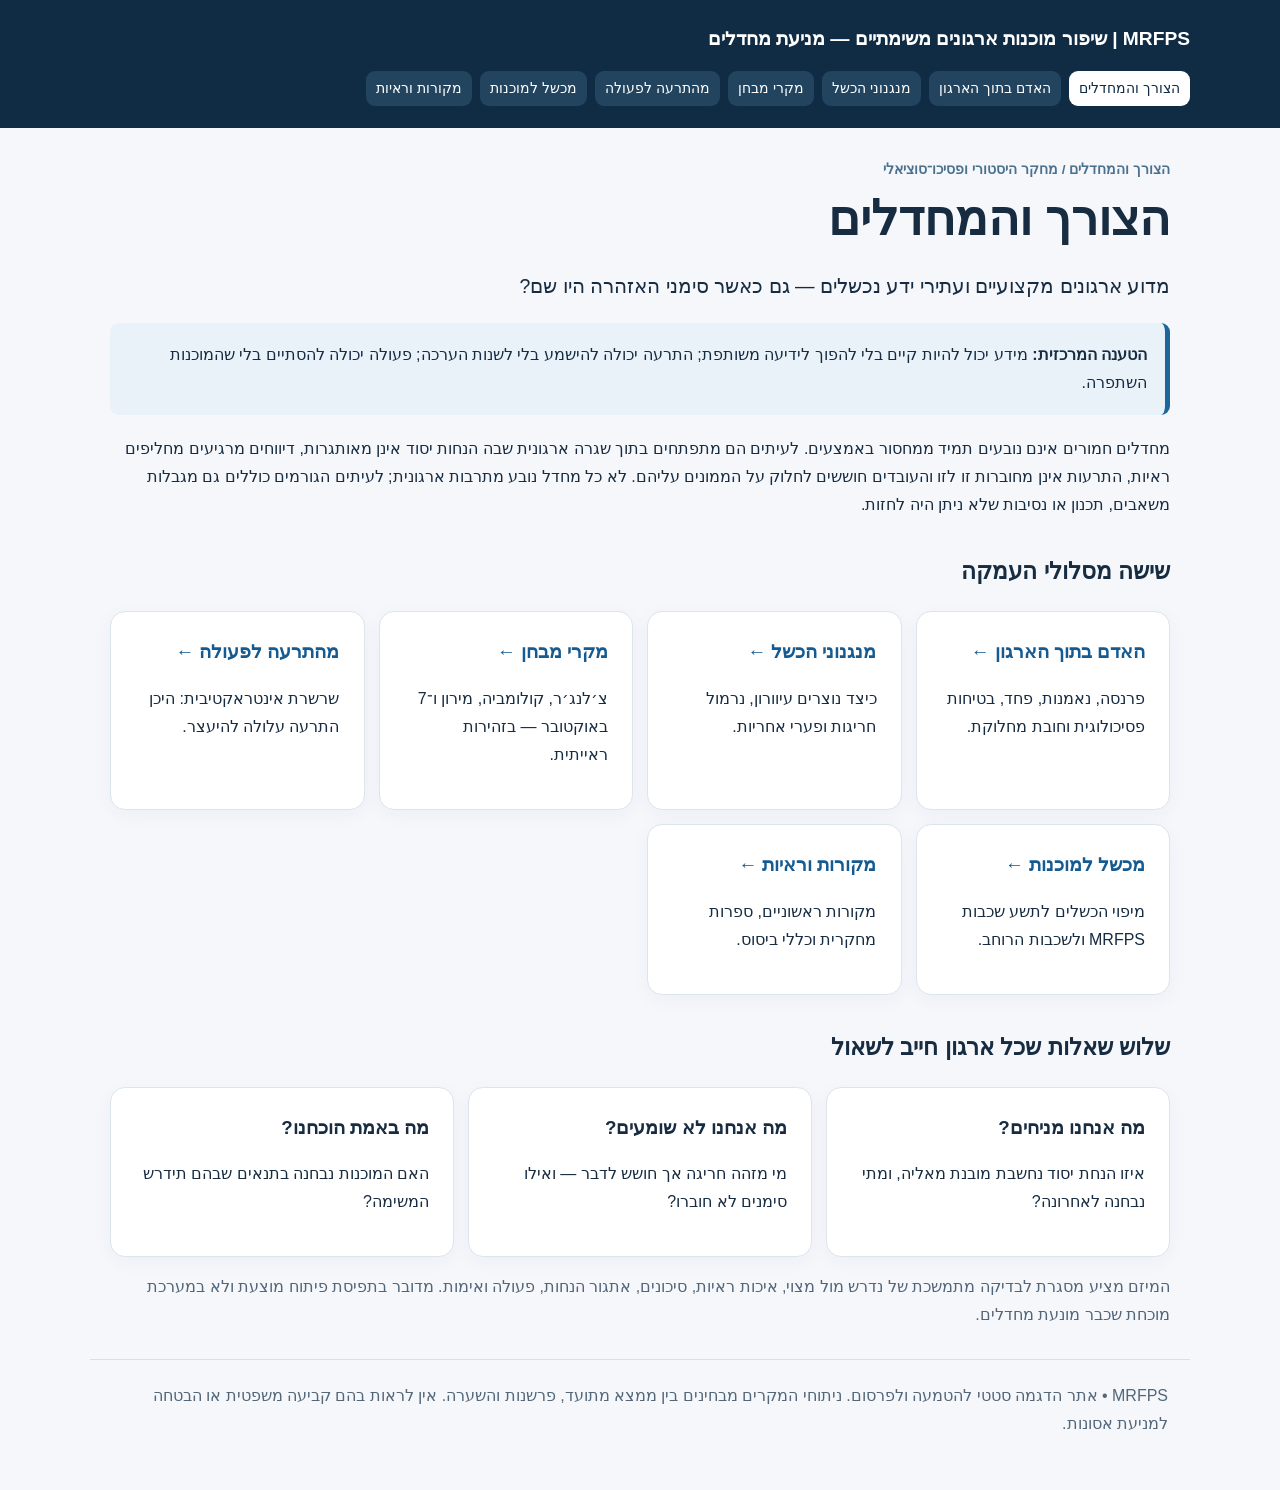
<file: index.html>
<!doctype html><html lang="he" dir="rtl"><head><meta charset="utf-8"><meta name="viewport" content="width=device-width,initial-scale=1"><meta name="description" content="MRFPS: מחקר על מחדלים, תרבות ארגונית ומוכנות משימתית"><title>הצורך והמחדלים | MRFPS</title><link rel="stylesheet" href="style.css"><script src="app.js" defer></script></head><body><header><a class="brand" href="index.html">MRFPS | שיפור מוכנות ארגונים משימתיים — מניעת מחדלים</a><nav aria-label="ניווט באתר"><a class="active" href="index.html">הצורך והמחדלים</a><a class="" href="human.html">האדם בתוך הארגון</a><a class="" href="mechanisms.html">מנגנוני הכשל</a><a class="" href="cases.html">מקרי מבחן</a><a class="" href="warnings.html">מהתרעה לפעולה</a><a class="" href="model.html">מכשל למוכנות</a><a class="" href="sources.html">מקורות וראיות</a></nav></header><main><div class="eyebrow">הצורך והמחדלים / מחקר היסטורי ופסיכו־סוציאלי</div><h1>הצורך והמחדלים</h1><p class="lead">מדוע ארגונים מקצועיים ועתירי ידע נכשלים — גם כאשר סימני האזהרה היו שם?</p><div class="callout"><strong>הטענה המרכזית:</strong> מידע יכול להיות קיים בלי להפוך לידיעה משותפת; התרעה יכולה להישמע בלי לשנות הערכה; פעולה יכולה להסתיים בלי שהמוכנות השתפרה.</div><p>מחדלים חמורים אינם נובעים תמיד ממחסור באמצעים. לעיתים הם מתפתחים בתוך שגרה ארגונית שבה הנחות יסוד אינן מאותגרות, דיווחים מרגיעים מחליפים ראיות, התרעות אינן מחוברות זו לזו והעובדים חוששים לחלוק על הממונים עליהם. לא כל מחדל נובע מתרבות ארגונית; לעיתים הגורמים כוללים גם מגבלות משאבים, תכנון או נסיבות שלא ניתן היה לחזות.</p><h2>שישה מסלולי העמקה</h2><div class="grid"><article class="tile"><h3><a href="human.html">האדם בתוך הארגון ←</a></h3><p>פרנסה, נאמנות, פחד, בטיחות פסיכולוגית וחובת מחלוקת.</p></article><article class="tile"><h3><a href="mechanisms.html">מנגנוני הכשל ←</a></h3><p>כיצד נוצרים עיוורון, נרמול חריגות ופערי אחריות.</p></article><article class="tile"><h3><a href="cases.html">מקרי מבחן ←</a></h3><p>צ׳לנג׳ר, קולומביה, מירון ו־7 באוקטובר — בזהירות ראייתית.</p></article><article class="tile"><h3><a href="warnings.html">מהתרעה לפעולה ←</a></h3><p>שרשרת אינטראקטיבית: היכן התרעה עלולה להיעצר.</p></article><article class="tile"><h3><a href="model.html">מכשל למוכנות ←</a></h3><p>מיפוי הכשלים לתשע שכבות MRFPS ולשכבות הרוחב.</p></article><article class="tile"><h3><a href="sources.html">מקורות וראיות ←</a></h3><p>מקורות ראשוניים, ספרות מחקרית וכללי ביסוס.</p></article></div><h2>שלוש שאלות שכל ארגון חייב לשאול</h2><div class="grid"><div class="tile"><h3>מה אנחנו מניחים?</h3><p>איזו הנחת יסוד נחשבת מובנת מאליה, ומתי נבחנה לאחרונה?</p></div><div class="tile"><h3>מה אנחנו לא שומעים?</h3><p>מי מזהה חריגה אך חושש לדבר — ואילו סימנים לא חוברו?</p></div><div class="tile"><h3>מה באמת הוכחנו?</h3><p>האם המוכנות נבחנה בתנאים שבהם תידרש המשימה?</p></div></div><p class="muted">המיזם מציע מסגרת לבדיקה מתמשכת של נדרש מול מצוי, איכות ראיות, סיכונים, אתגור הנחות, פעולה ואימות. מדובר בתפיסת פיתוח מוצעת ולא במערכת מוכחת שכבר מונעת מחדלים.</p></main><footer>MRFPS • אתר הדגמה סטטי להטמעה ולפרסום. ניתוחי המקרים מבחינים בין ממצא מתועד, פרשנות והשערה. אין לראות בהם קביעה משפטית או הבטחה למניעת אסונות.</footer></body></html>
</file>
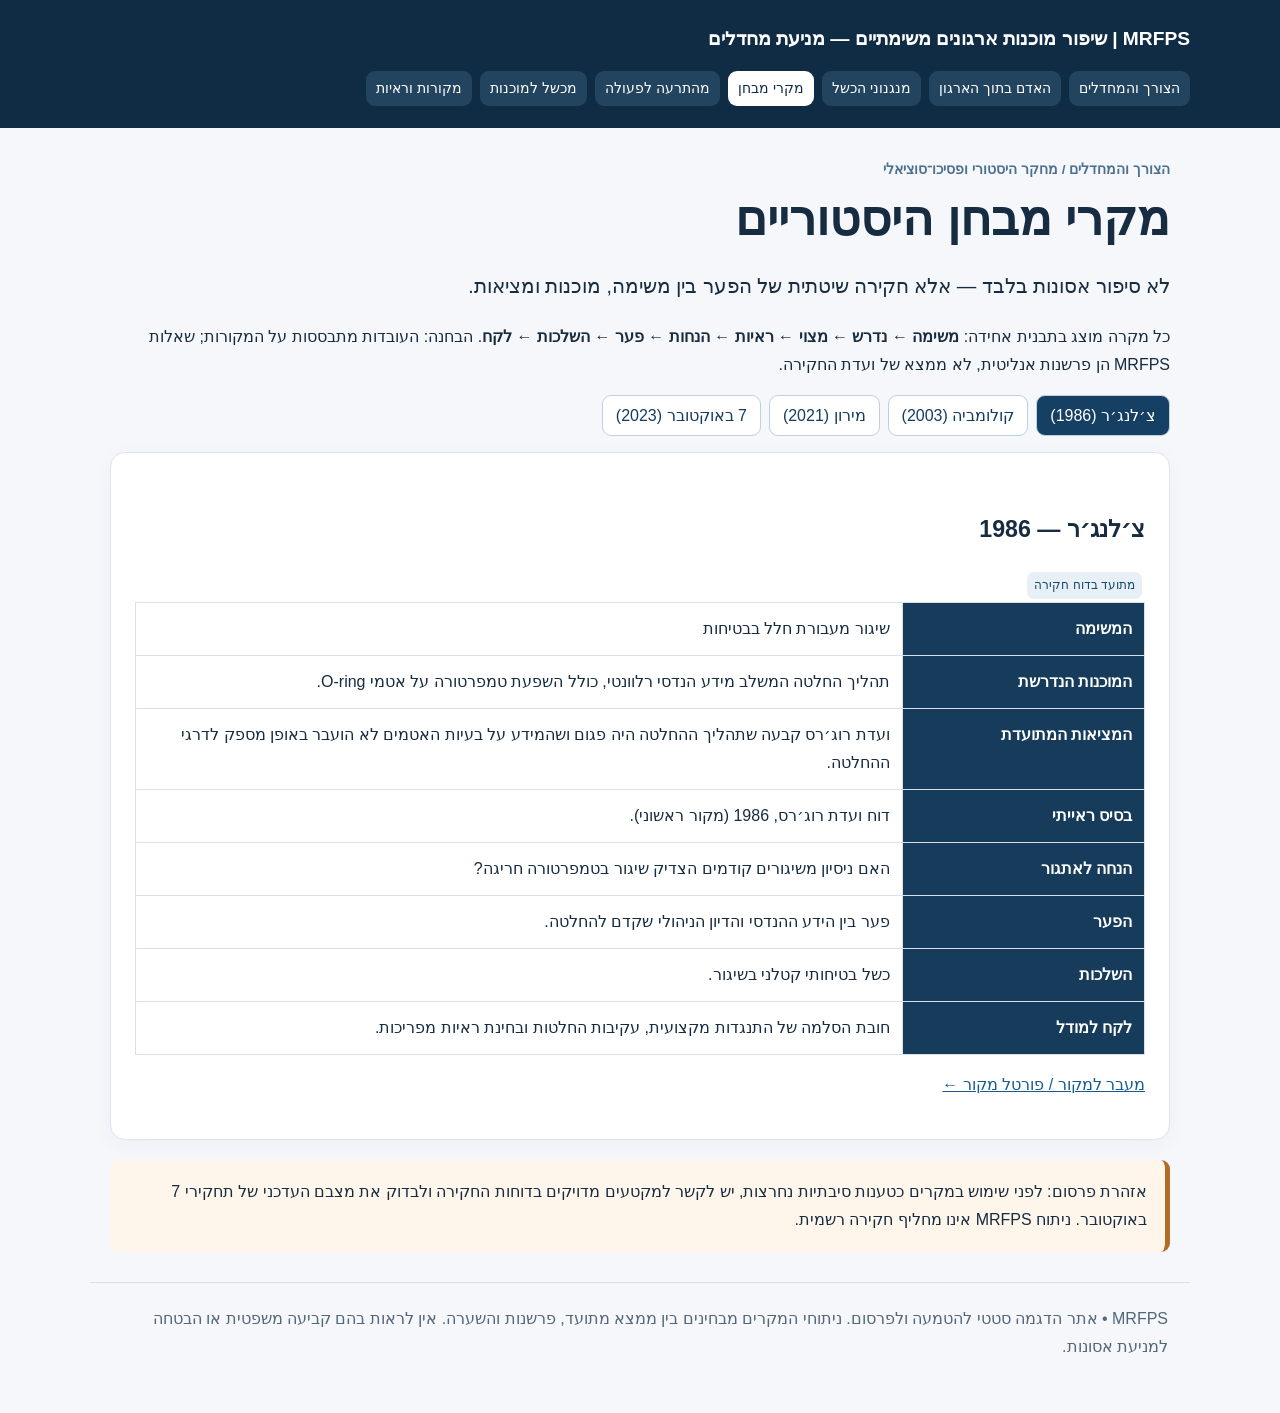
<file: cases.html>
<!doctype html><html lang="he" dir="rtl"><head><meta charset="utf-8"><meta name="viewport" content="width=device-width,initial-scale=1"><meta name="description" content="MRFPS: מחקר על מחדלים, תרבות ארגונית ומוכנות משימתית"><title>מקרי מבחן היסטוריים | MRFPS</title><link rel="stylesheet" href="style.css"><script src="app.js" defer></script></head><body><header><a class="brand" href="index.html">MRFPS | שיפור מוכנות ארגונים משימתיים — מניעת מחדלים</a><nav aria-label="ניווט באתר"><a class="" href="index.html">הצורך והמחדלים</a><a class="" href="human.html">האדם בתוך הארגון</a><a class="" href="mechanisms.html">מנגנוני הכשל</a><a class="active" href="cases.html">מקרי מבחן</a><a class="" href="warnings.html">מהתרעה לפעולה</a><a class="" href="model.html">מכשל למוכנות</a><a class="" href="sources.html">מקורות וראיות</a></nav></header><main><div class="eyebrow">הצורך והמחדלים / מחקר היסטורי ופסיכו־סוציאלי</div><h1>מקרי מבחן היסטוריים</h1><p class="lead">לא סיפור אסונות בלבד — אלא חקירה שיטתית של הפער בין משימה, מוכנות ומציאות.</p><p>כל מקרה מוצג בתבנית אחידה: <strong>משימה ← נדרש ← מצוי ← ראיות ← הנחות ← פער ← השלכות ← לקח</strong>. הבחנה: העובדות מתבססות על המקורות; שאלות MRFPS הן פרשנות אנליטית, לא ממצא של ועדת החקירה.</p><div class="toolbar"><button data-group="cases" onclick="activate('cases',0)">צ׳לנג׳ר (1986)</button><button data-group="cases" onclick="activate('cases',1)">קולומביה (2003)</button><button data-group="cases" onclick="activate('cases',2)">מירון (2021)</button><button data-group="cases" onclick="activate('cases',3)">7 באוקטובר (2023)</button></div><section class="panel" data-panel="cases"><h2>צ׳לנג׳ר — 1986</h2><span class="tag">מתועד בדוח חקירה</span><div class="scroll"><table><tbody><tr><th style="width:24%">המשימה</th><td>שיגור מעבורת חלל בבטיחות</td></tr><tr><th style="width:24%">המוכנות הנדרשת</th><td>תהליך החלטה המשלב מידע הנדסי רלוונטי, כולל השפעת טמפרטורה על אטמי O-ring.</td></tr><tr><th style="width:24%">המציאות המתועדת</th><td>ועדת רוג׳רס קבעה שתהליך ההחלטה היה פגום ושהמידע על בעיות האטמים לא הועבר באופן מספק לדרגי ההחלטה.</td></tr><tr><th style="width:24%">בסיס ראייתי</th><td>דוח ועדת רוג׳רס, 1986 (מקור ראשוני).</td></tr><tr><th style="width:24%">הנחה לאתגור</th><td>האם ניסיון משיגורים קודמים הצדיק שיגור בטמפרטורה חריגה?</td></tr><tr><th style="width:24%">הפער</th><td>פער בין הידע ההנדסי והדיון הניהולי שקדם להחלטה.</td></tr><tr><th style="width:24%">השלכות</th><td>כשל בטיחותי קטלני בשיגור.</td></tr><tr><th style="width:24%">לקח למודל</th><td>חובת הסלמה של התנגדות מקצועית, עקיבות החלטות ובחינת ראיות מפריכות.</td></tr></tbody></table></div><p><a href="https://sma.nasa.gov/SignificantIncidents/assets/rogers_commission_report.pdf" target="_blank" rel="noopener noreferrer">מעבר למקור / פורטל מקור ←</a></p></section><section class="panel" data-panel="cases"><h2>קולומביה — 2003</h2><span class="tag">מתועד בדוח חקירה</span><div class="scroll"><table><tbody><tr><th style="width:24%">המשימה</th><td>החזרת מעבורת וצוותה בבטיחות</td></tr><tr><th style="width:24%">המוכנות הנדרשת</th><td>הערכת נזק אפשרי למיגון התרמי ובירור חששות מקצועיים.</td></tr><tr><th style="width:24%">המציאות המתועדת</th><td>ועדת CAIB מצאה לצד הגורם הטכני גם כשלים ארגוניים, בהם נרמול חריגות וכשלים בתקשורת.</td></tr><tr><th style="width:24%">בסיס ראייתי</th><td>Columbia Accident Investigation Board, Report Vol. 1.</td></tr><tr><th style="width:24%">הנחה לאתגור</th><td>האם פגיעות קצף בעבר הוכיחו שהסיכון נסבל?</td></tr><tr><th style="width:24%">הפער</th><td>הערכת סיכון לא מספקת על רקע ניסיון עבר מרגיע.</td></tr><tr><th style="width:24%">השלכות</th><td>אובדן המעבורת וצוותה בעת החזרה.</td></tr><tr><th style="width:24%">לקח למודל</th><td>לא להפוך היעדר אסון קודם לראיה שהחריגה בטוחה.</td></tr></tbody></table></div><p><a href="https://sma.nasa.gov/sma-disciplines/accllp/columbia" target="_blank" rel="noopener noreferrer">מעבר למקור / פורטל מקור ←</a></p></section><section class="panel" data-panel="cases"><h2>מירון — 2021</h2><span class="tag">עובדות בסיסיות + שאלות ניתוח</span><div class="scroll"><table><tbody><tr><th style="width:24%">המשימה</th><td>קיום הילולה המונית תוך שמירה על בטיחות המשתתפים</td></tr><tr><th style="width:24%">המוכנות הנדרשת</th><td>אחריות כוללת, תכנון זרימת קהל, תיאום ובקרה אפקטיבית.</td></tr><tr><th style="width:24%">המציאות המתועדת</th><td>אסון שבו נהרגו 45 בני אדם; ועדת החקירה הממלכתית בחנה כשלים מתמשכים בניהול האירוע.</td></tr><tr><th style="width:24%">בסיס ראייתי</th><td>דוח ועדת החקירה הממלכתית לאסון מירון, 2024.</td></tr><tr><th style="width:24%">הנחה לאתגור</th><td>האם שגרת קיום האירוע שימשה תחליף לבדיקת סיכון עצמאית?</td></tr><tr><th style="width:24%">הפער</th><td>לבדיקה בדוח: פערי אחריות, תכנון, ניהול ובטיחות.</td></tr><tr><th style="width:24%">השלכות</th><td>45 הרוגים ופגיעות רבות נוספות.</td></tr><tr><th style="width:24%">לקח למודל</th><td>מיפוי בעלות על סיכונים, אחריות בין־גופית ואימות יכולת ניהול קהל.</td></tr></tbody></table></div><p><a href="https://www.gov.il/he/departments/publications/reports/state-commission-of-inquiry-mount-meron_reports_06032024" target="_blank" rel="noopener noreferrer">מעבר למקור / פורטל מקור ←</a></p></section><section class="panel" data-panel="cases"><h2>7 באוקטובר — 2023</h2><span class="tag">ניתוח המחייב הצלבת מקורות</span><div class="scroll"><table><tbody><tr><th style="width:24%">המשימה</th><td>הגנה על תושבי הנגב המערבי ומניעת חדירה המונית</td></tr><tr><th style="width:24%">המוכנות הנדרשת</th><td>הערכת איום מעודכנת, הגנה רב־שכבתית ויכולת תגובה לתרחישי קיצון.</td></tr><tr><th style="width:24%">המציאות המתועדת</th><td>ב־7 באוקטובר התרחשה מתקפת חמאס רחבת היקף והמערכת לא הצליחה להגן על יישובים רבים בזמן.</td></tr><tr><th style="width:24%">בסיס ראייתי</th><td>תחקירים צבאיים שפורסמו, דיווחים רשמיים ומסמכי בדיקה; יש להצליב ממצאים ספציפיים לפני פרסום.</td></tr><tr><th style="width:24%">הנחה לאתגור</th><td>אילו הנחות על כוונות ויכולות האויב דרשו אתגור?</td></tr><tr><th style="width:24%">הפער</th><td>ניתוח אפשרי: הפער בין תרחישי ההיערכות לבין אופי המתקפה; ייחוס אחריות פרטני דורש מקורות.</td></tr><tr><th style="width:24%">השלכות</th><td>רצח, חטיפות, פגיעה ביישובים ומלחמה.</td></tr><tr><th style="width:24%">לקח למודל</th><td>אתגור תרחישי ייחוס, בחינת התרעות סותרות, בדיקות קיצון ומוכנות מאומתת.</td></tr></tbody></table></div><p><a href="https://www.idf.il/" target="_blank" rel="noopener noreferrer">מעבר למקור / פורטל מקור ←</a></p></section><div class="callout warn">אזהרת פרסום: לפני שימוש במקרים כטענות סיבתיות נחרצות, יש לקשר למקטעים מדויקים בדוחות החקירה ולבדוק את מצבם העדכני של תחקירי 7 באוקטובר. ניתוח MRFPS אינו מחליף חקירה רשמית.</div></main><footer>MRFPS • אתר הדגמה סטטי להטמעה ולפרסום. ניתוחי המקרים מבחינים בין ממצא מתועד, פרשנות והשערה. אין לראות בהם קביעה משפטית או הבטחה למניעת אסונות.</footer></body></html>
</file>
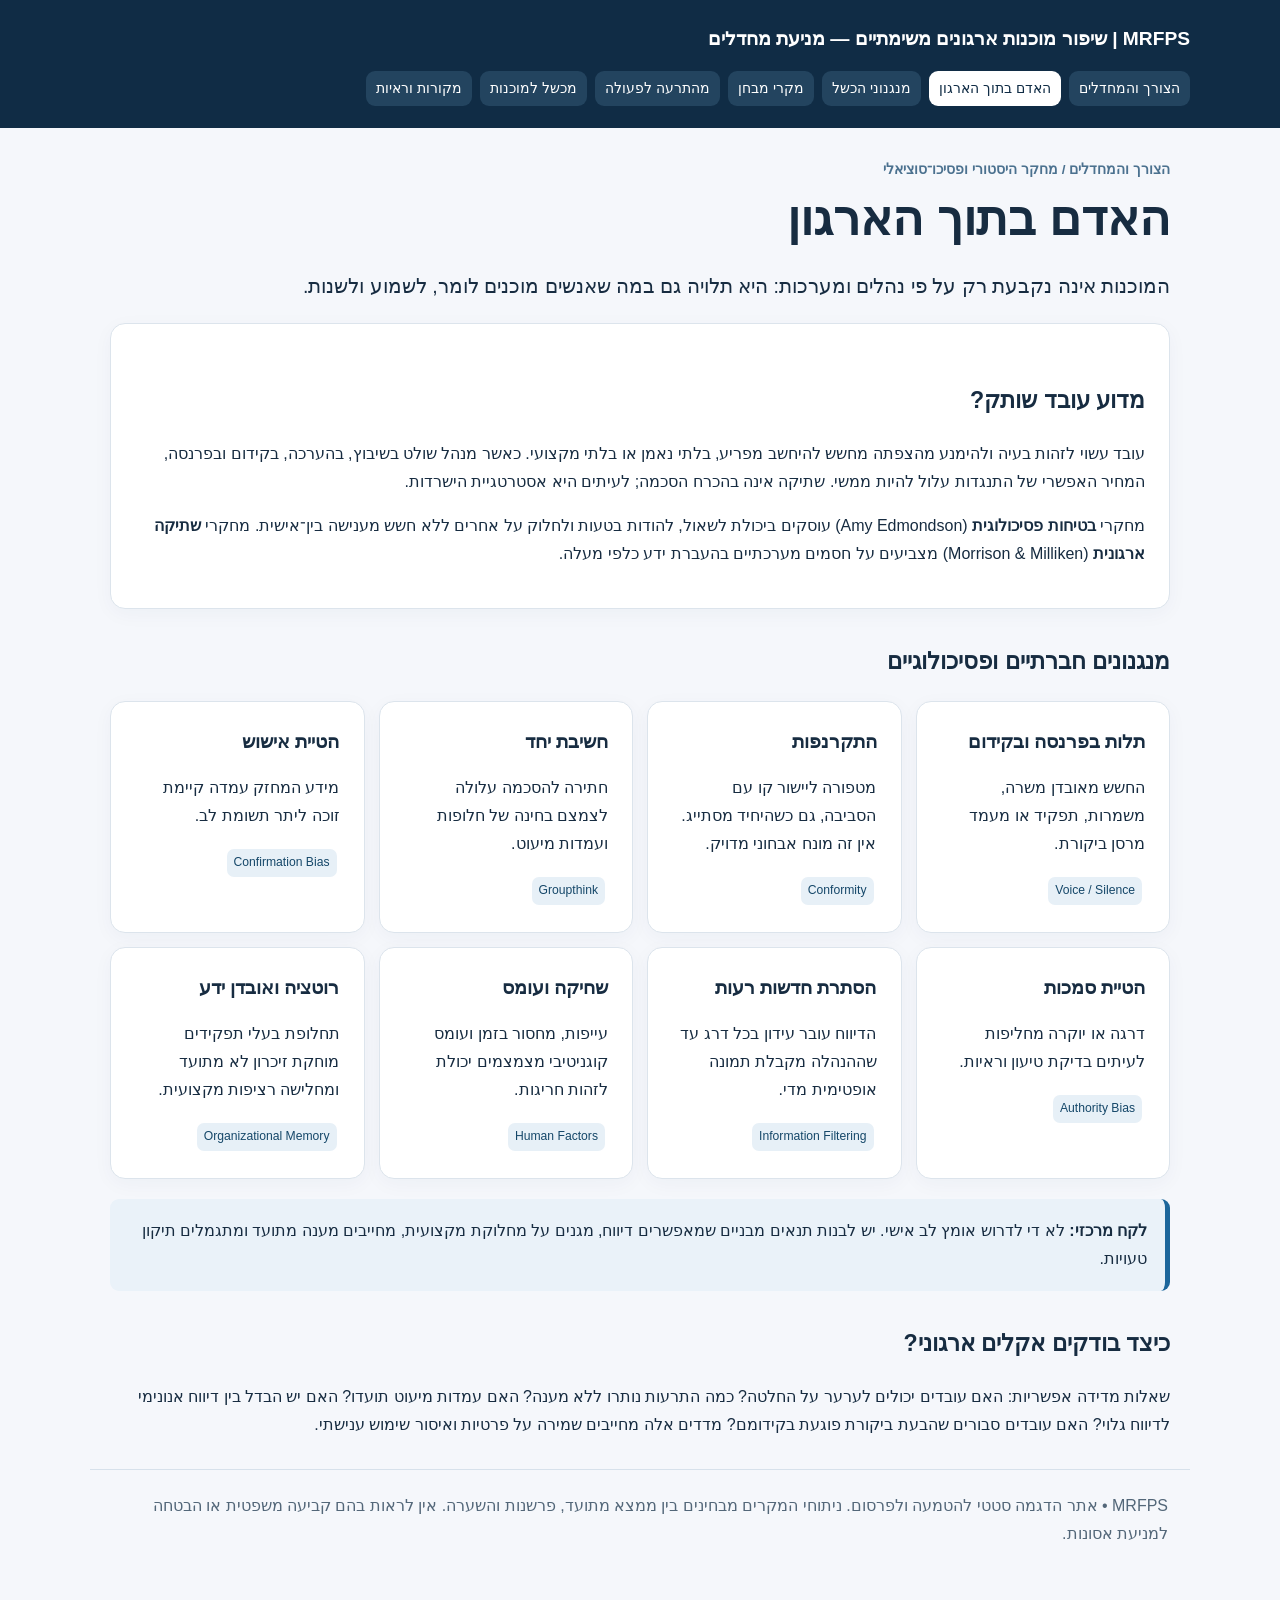
<file: human.html>
<!doctype html><html lang="he" dir="rtl"><head><meta charset="utf-8"><meta name="viewport" content="width=device-width,initial-scale=1"><meta name="description" content="MRFPS: מחקר על מחדלים, תרבות ארגונית ומוכנות משימתית"><title>האדם בתוך הארגון | MRFPS</title><link rel="stylesheet" href="style.css"><script src="app.js" defer></script></head><body><header><a class="brand" href="index.html">MRFPS | שיפור מוכנות ארגונים משימתיים — מניעת מחדלים</a><nav aria-label="ניווט באתר"><a class="" href="index.html">הצורך והמחדלים</a><a class="active" href="human.html">האדם בתוך הארגון</a><a class="" href="mechanisms.html">מנגנוני הכשל</a><a class="" href="cases.html">מקרי מבחן</a><a class="" href="warnings.html">מהתרעה לפעולה</a><a class="" href="model.html">מכשל למוכנות</a><a class="" href="sources.html">מקורות וראיות</a></nav></header><main><div class="eyebrow">הצורך והמחדלים / מחקר היסטורי ופסיכו־סוציאלי</div><h1>האדם בתוך הארגון</h1><p class="lead">המוכנות אינה נקבעת רק על פי נהלים ומערכות: היא תלויה גם במה שאנשים מוכנים לומר, לשמוע ולשנות.</p><section class="panel"><h2>מדוע עובד שותק?</h2><p>עובד עשוי לזהות בעיה ולהימנע מהצפתה מחשש להיחשב מפריע, בלתי נאמן או בלתי מקצועי. כאשר מנהל שולט בשיבוץ, בהערכה, בקידום ובפרנסה, המחיר האפשרי של התנגדות עלול להיות ממשי. שתיקה אינה בהכרח הסכמה; לעיתים היא אסטרטגיית הישרדות.</p><p>מחקרי <strong>בטיחות פסיכולוגית</strong> (Amy Edmondson) עוסקים ביכולת לשאול, להודות בטעות ולחלוק על אחרים ללא חשש מענישה בין־אישית. מחקרי <strong>שתיקה ארגונית</strong> (Morrison & Milliken) מצביעים על חסמים מערכתיים בהעברת ידע כלפי מעלה.</p></section><h2>מנגנונים חברתיים ופסיכולוגיים</h2><div class="grid"><div class="tile"><h3>תלות בפרנסה ובקידום</h3><p>החשש מאובדן משרה, משמרות, תפקיד או מעמד מרסן ביקורת.</p><span class="tag">Voice / Silence</span></div><div class="tile"><h3>התקרנפות</h3><p>מטפורה ליישור קו עם הסביבה, גם כשהיחיד מסתייג. אין זה מונח אבחוני מדויק.</p><span class="tag">Conformity</span></div><div class="tile"><h3>חשיבת יחד</h3><p>חתירה להסכמה עלולה לצמצם בחינה של חלופות ועמדות מיעוט.</p><span class="tag">Groupthink</span></div><div class="tile"><h3>הטיית אישוש</h3><p>מידע המחזק עמדה קיימת זוכה ליתר תשומת לב.</p><span class="tag">Confirmation Bias</span></div><div class="tile"><h3>הטיית סמכות</h3><p>דרגה או יוקרה מחליפות לעיתים בדיקת טיעון וראיות.</p><span class="tag">Authority Bias</span></div><div class="tile"><h3>הסתרת חדשות רעות</h3><p>הדיווח עובר עידון בכל דרג עד שההנהלה מקבלת תמונה אופטימית מדי.</p><span class="tag">Information Filtering</span></div><div class="tile"><h3>שחיקה ועומס</h3><p>עייפות, מחסור בזמן ועומס קוגניטיבי מצמצמים יכולת לזהות חריגות.</p><span class="tag">Human Factors</span></div><div class="tile"><h3>רוטציה ואובדן ידע</h3><p>תחלופת בעלי תפקידים מוחקת זיכרון לא מתועד ומחלישה רציפות מקצועית.</p><span class="tag">Organizational Memory</span></div></div><div class="callout"><strong>לקח מרכזי:</strong> לא די לדרוש אומץ לב אישי. יש לבנות תנאים מבניים שמאפשרים דיווח, מגנים על מחלוקת מקצועית, מחייבים מענה מתועד ומתגמלים תיקון טעויות.</div><h2>כיצד בודקים אקלים ארגוני?</h2><p>שאלות מדידה אפשריות: האם עובדים יכולים לערער על החלטה? כמה התרעות נותרו ללא מענה? האם עמדות מיעוט תועדו? האם יש הבדל בין דיווח אנונימי לדיווח גלוי? האם עובדים סבורים שהבעת ביקורת פוגעת בקידומם? מדדים אלה מחייבים שמירה על פרטיות ואיסור שימוש ענישתי.</p></main><footer>MRFPS • אתר הדגמה סטטי להטמעה ולפרסום. ניתוחי המקרים מבחינים בין ממצא מתועד, פרשנות והשערה. אין לראות בהם קביעה משפטית או הבטחה למניעת אסונות.</footer></body></html>
</file>
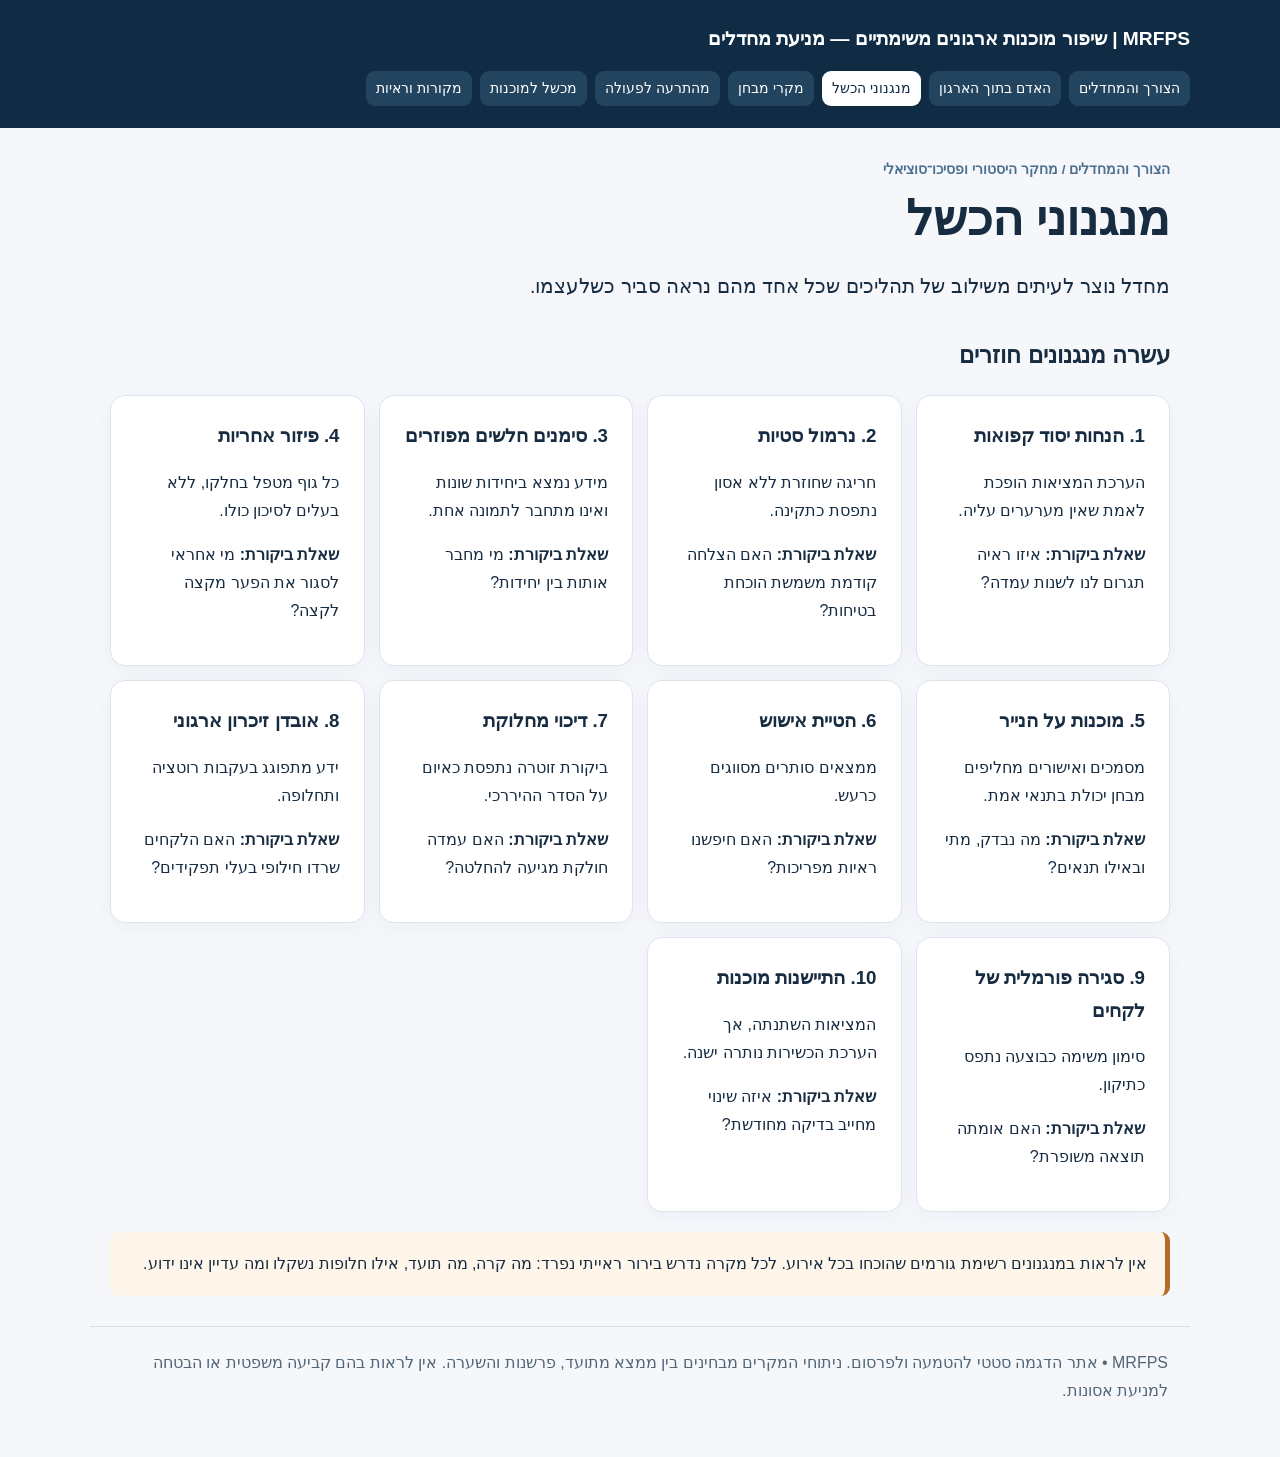
<file: mechanisms.html>
<!doctype html><html lang="he" dir="rtl"><head><meta charset="utf-8"><meta name="viewport" content="width=device-width,initial-scale=1"><meta name="description" content="MRFPS: מחקר על מחדלים, תרבות ארגונית ומוכנות משימתית"><title>מנגנוני הכשל | MRFPS</title><link rel="stylesheet" href="style.css"><script src="app.js" defer></script></head><body><header><a class="brand" href="index.html">MRFPS | שיפור מוכנות ארגונים משימתיים — מניעת מחדלים</a><nav aria-label="ניווט באתר"><a class="" href="index.html">הצורך והמחדלים</a><a class="" href="human.html">האדם בתוך הארגון</a><a class="active" href="mechanisms.html">מנגנוני הכשל</a><a class="" href="cases.html">מקרי מבחן</a><a class="" href="warnings.html">מהתרעה לפעולה</a><a class="" href="model.html">מכשל למוכנות</a><a class="" href="sources.html">מקורות וראיות</a></nav></header><main><div class="eyebrow">הצורך והמחדלים / מחקר היסטורי ופסיכו־סוציאלי</div><h1>מנגנוני הכשל</h1><p class="lead">מחדל נוצר לעיתים משילוב של תהליכים שכל אחד מהם נראה סביר כשלעצמו.</p><h2>עשרה מנגנונים חוזרים</h2><div class="grid"><article class="tile"><h3>1. הנחות יסוד קפואות</h3><p>הערכת המציאות הופכת לאמת שאין מערערים עליה.</p><p><strong>שאלת ביקורת:</strong> איזו ראיה תגרום לנו לשנות עמדה?</p></article><article class="tile"><h3>2. נרמול סטיות</h3><p>חריגה שחוזרת ללא אסון נתפסת כתקינה.</p><p><strong>שאלת ביקורת:</strong> האם הצלחה קודמת משמשת הוכחת בטיחות?</p></article><article class="tile"><h3>3. סימנים חלשים מפוזרים</h3><p>מידע נמצא ביחידות שונות ואינו מתחבר לתמונה אחת.</p><p><strong>שאלת ביקורת:</strong> מי מחבר אותות בין יחידות?</p></article><article class="tile"><h3>4. פיזור אחריות</h3><p>כל גוף מטפל בחלקו, ללא בעלים לסיכון כולו.</p><p><strong>שאלת ביקורת:</strong> מי אחראי לסגור את הפער מקצה לקצה?</p></article><article class="tile"><h3>5. מוכנות על הנייר</h3><p>מסמכים ואישורים מחליפים מבחן יכולת בתנאי אמת.</p><p><strong>שאלת ביקורת:</strong> מה נבדק, מתי ובאילו תנאים?</p></article><article class="tile"><h3>6. הטיית אישוש</h3><p>ממצאים סותרים מסווגים כרעש.</p><p><strong>שאלת ביקורת:</strong> האם חיפשנו ראיות מפריכות?</p></article><article class="tile"><h3>7. דיכוי מחלוקת</h3><p>ביקורת זוטרה נתפסת כאיום על הסדר ההיררכי.</p><p><strong>שאלת ביקורת:</strong> האם עמדה חולקת מגיעה להחלטה?</p></article><article class="tile"><h3>8. אובדן זיכרון ארגוני</h3><p>ידע מתפוגג בעקבות רוטציה ותחלופה.</p><p><strong>שאלת ביקורת:</strong> האם הלקחים שרדו חילופי בעלי תפקידים?</p></article><article class="tile"><h3>9. סגירה פורמלית של לקחים</h3><p>סימון משימה כבוצעה נתפס כתיקון.</p><p><strong>שאלת ביקורת:</strong> האם אומתה תוצאה משופרת?</p></article><article class="tile"><h3>10. התיישנות מוכנות</h3><p>המציאות השתנתה, אך הערכת הכשירות נותרה ישנה.</p><p><strong>שאלת ביקורת:</strong> איזה שינוי מחייב בדיקה מחודשת?</p></article></div><div class="callout warn">אין לראות במנגנונים רשימת גורמים שהוכחו בכל אירוע. לכל מקרה נדרש בירור ראייתי נפרד: מה קרה, מה תועד, אילו חלופות נשקלו ומה עדיין אינו ידוע.</div></main><footer>MRFPS • אתר הדגמה סטטי להטמעה ולפרסום. ניתוחי המקרים מבחינים בין ממצא מתועד, פרשנות והשערה. אין לראות בהם קביעה משפטית או הבטחה למניעת אסונות.</footer></body></html>
</file>
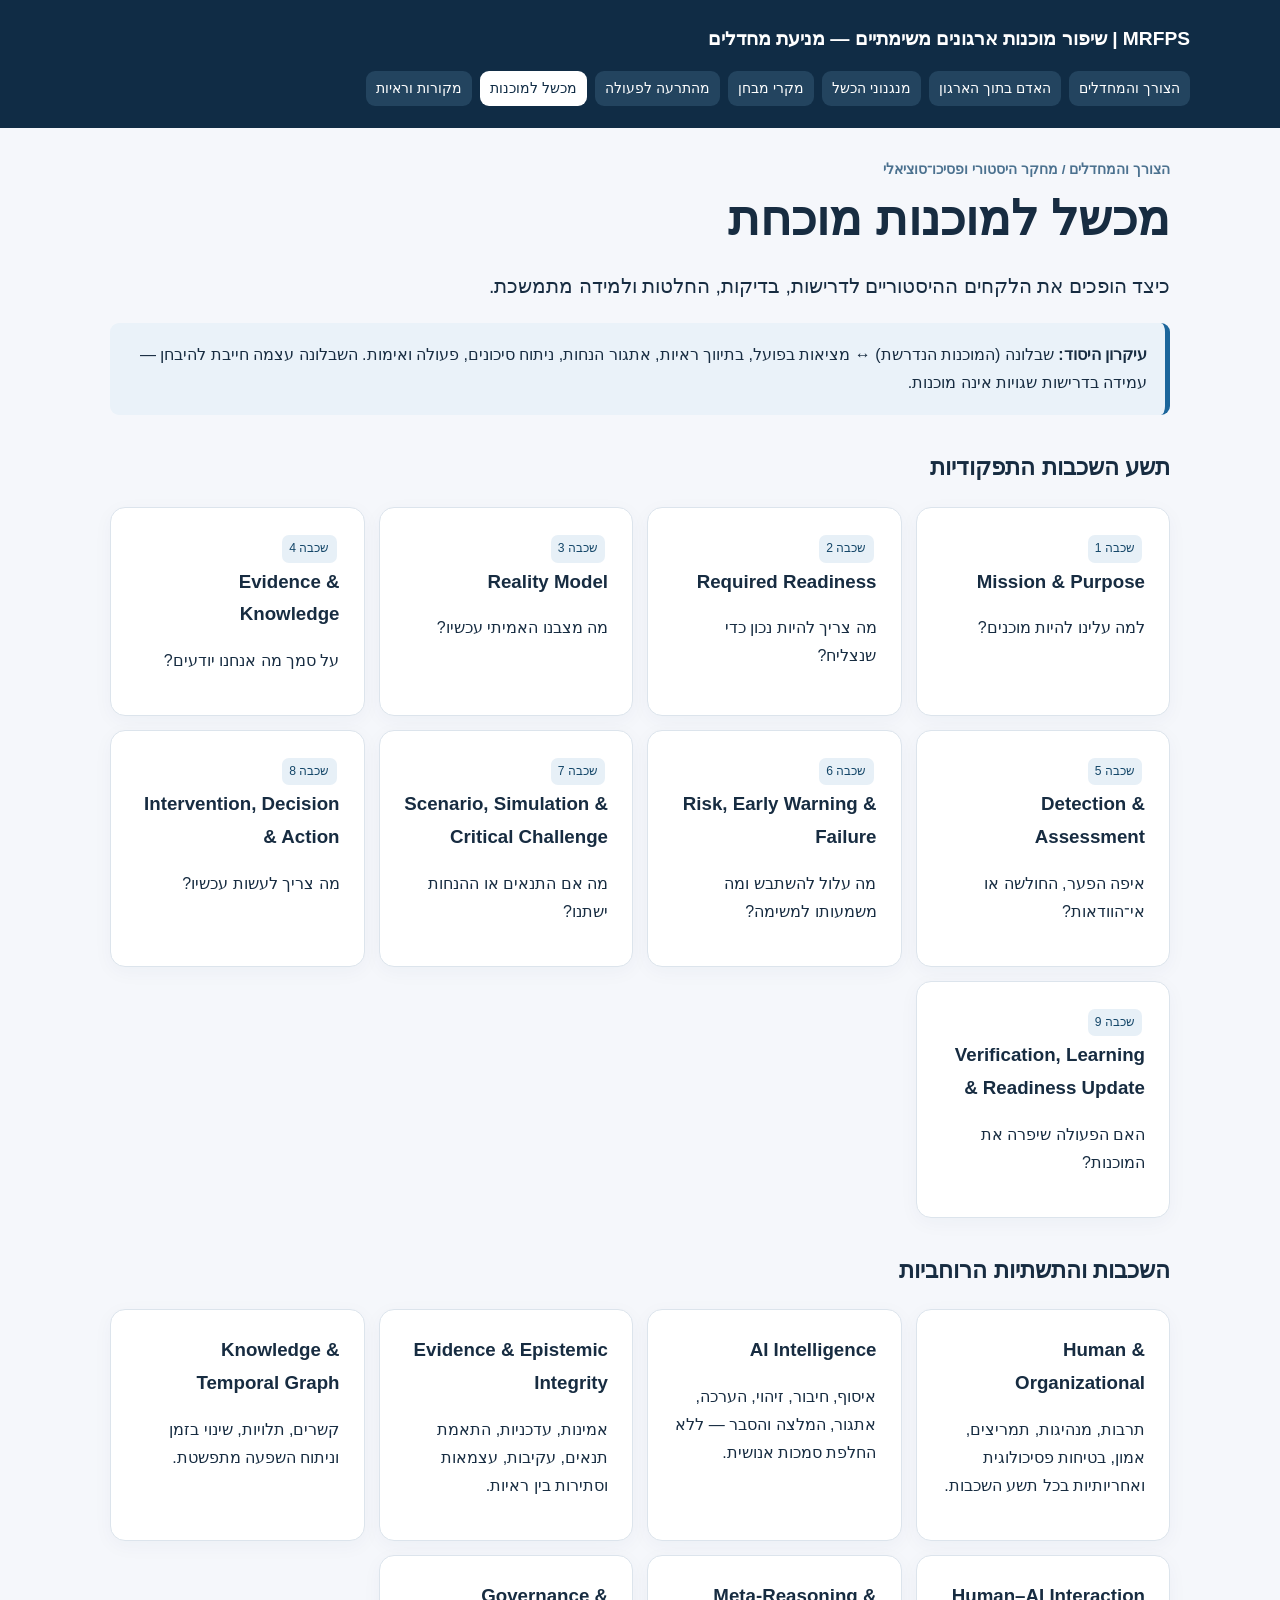
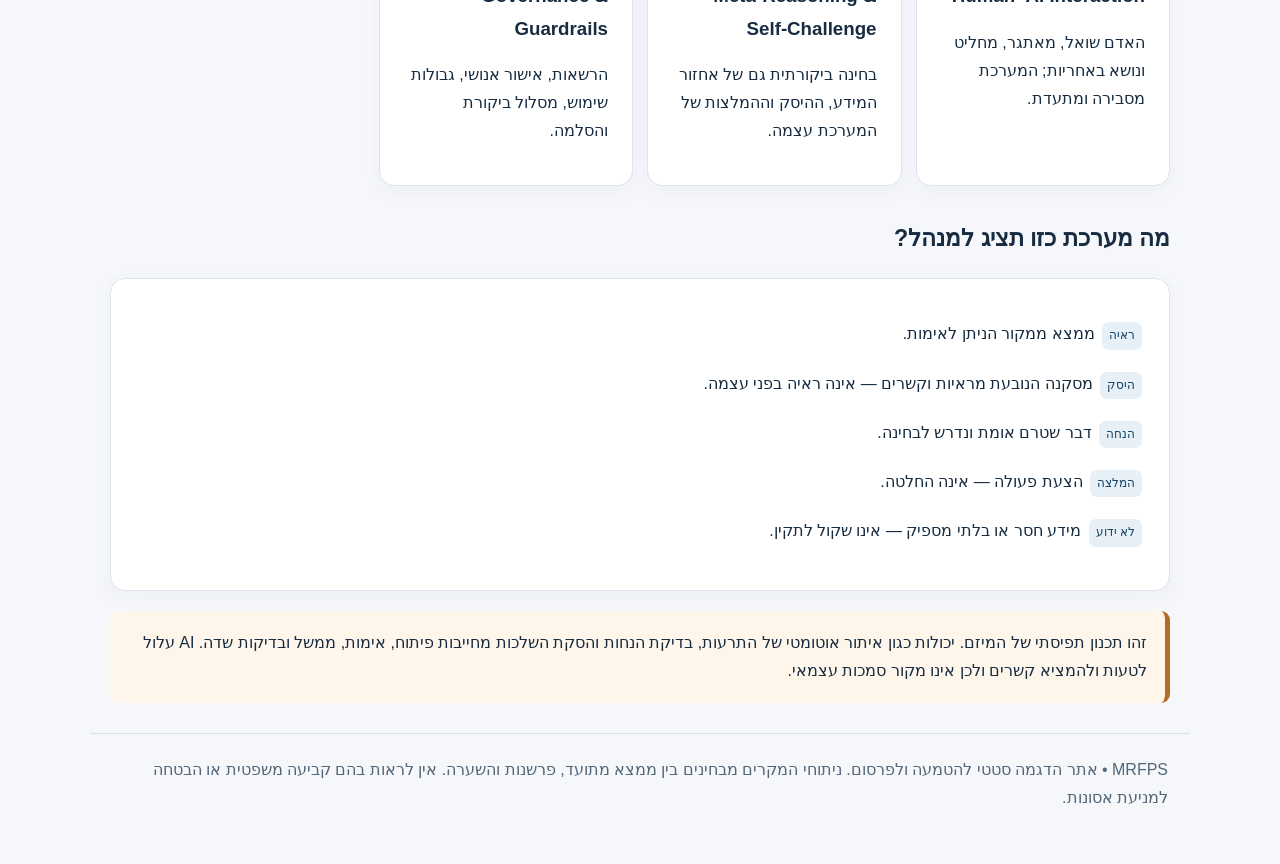
<file: model.html>
<!doctype html><html lang="he" dir="rtl"><head><meta charset="utf-8"><meta name="viewport" content="width=device-width,initial-scale=1"><meta name="description" content="MRFPS: מחקר על מחדלים, תרבות ארגונית ומוכנות משימתית"><title>מכשל למוכנות מוכחת | MRFPS</title><link rel="stylesheet" href="style.css"><script src="app.js" defer></script></head><body><header><a class="brand" href="index.html">MRFPS | שיפור מוכנות ארגונים משימתיים — מניעת מחדלים</a><nav aria-label="ניווט באתר"><a class="" href="index.html">הצורך והמחדלים</a><a class="" href="human.html">האדם בתוך הארגון</a><a class="" href="mechanisms.html">מנגנוני הכשל</a><a class="" href="cases.html">מקרי מבחן</a><a class="" href="warnings.html">מהתרעה לפעולה</a><a class="active" href="model.html">מכשל למוכנות</a><a class="" href="sources.html">מקורות וראיות</a></nav></header><main><div class="eyebrow">הצורך והמחדלים / מחקר היסטורי ופסיכו־סוציאלי</div><h1>מכשל למוכנות מוכחת</h1><p class="lead">כיצד הופכים את הלקחים ההיסטוריים לדרישות, בדיקות, החלטות ולמידה מתמשכת.</p><div class="callout"><strong>עיקרון היסוד:</strong> שבלונה (המוכנות הנדרשת) ↔ מציאות בפועל, בתיווך ראיות, אתגור הנחות, ניתוח סיכונים, פעולה ואימות. השבלונה עצמה חייבת להיבחן — עמידה בדרישות שגויות אינה מוכנות.</div><h2>תשע השכבות התפקודיות</h2><div class="grid"><div class="tile"><span class="tag">שכבה 1</span><h3>Mission & Purpose</h3><p>למה עלינו להיות מוכנים?</p></div><div class="tile"><span class="tag">שכבה 2</span><h3>Required Readiness</h3><p>מה צריך להיות נכון כדי שנצליח?</p></div><div class="tile"><span class="tag">שכבה 3</span><h3>Reality Model</h3><p>מה מצבנו האמיתי עכשיו?</p></div><div class="tile"><span class="tag">שכבה 4</span><h3>Evidence & Knowledge</h3><p>על סמך מה אנחנו יודעים?</p></div><div class="tile"><span class="tag">שכבה 5</span><h3>Detection & Assessment</h3><p>איפה הפער, החולשה או אי־הוודאות?</p></div><div class="tile"><span class="tag">שכבה 6</span><h3>Risk, Early Warning & Failure</h3><p>מה עלול להשתבש ומה משמעותו למשימה?</p></div><div class="tile"><span class="tag">שכבה 7</span><h3>Scenario, Simulation & Critical Challenge</h3><p>מה אם התנאים או ההנחות ישתנו?</p></div><div class="tile"><span class="tag">שכבה 8</span><h3>Intervention, Decision & Action</h3><p>מה צריך לעשות עכשיו?</p></div><div class="tile"><span class="tag">שכבה 9</span><h3>Verification, Learning & Readiness Update</h3><p>האם הפעולה שיפרה את המוכנות?</p></div></div><h2>השכבות והתשתיות הרוחביות</h2><div class="grid"><div class="tile"><h3>Human & Organizational</h3><p>תרבות, מנהיגות, תמריצים, אמון, בטיחות פסיכולוגית ואחריותיות בכל תשע השכבות.</p></div><div class="tile"><h3>AI Intelligence</h3><p>איסוף, חיבור, זיהוי, הערכה, אתגור, המלצה והסבר — ללא החלפת סמכות אנושית.</p></div><div class="tile"><h3>Evidence & Epistemic Integrity</h3><p>אמינות, עדכניות, התאמת תנאים, עקיבות, עצמאות וסתירות בין ראיות.</p></div><div class="tile"><h3>Knowledge & Temporal Graph</h3><p>קשרים, תלויות, שינוי בזמן וניתוח השפעה מתפשטת.</p></div><div class="tile"><h3>Human–AI Interaction</h3><p>האדם שואל, מאתגר, מחליט ונושא באחריות; המערכת מסבירה ומתעדת.</p></div><div class="tile"><h3>Meta-Reasoning & Self-Challenge</h3><p>בחינה ביקורתית גם של אחזור המידע, ההיסק וההמלצות של המערכת עצמה.</p></div><div class="tile"><h3>Governance & Guardrails</h3><p>הרשאות, אישור אנושי, גבולות שימוש, מסלול ביקורת והסלמה.</p></div></div><h2>מה מערכת כזו תציג למנהל?</h2><div class="panel"><p><span class="tag">ראיה</span> ממצא ממקור הניתן לאימות.</p><p><span class="tag">היסק</span> מסקנה הנובעת מראיות וקשרים — אינה ראיה בפני עצמה.</p><p><span class="tag">הנחה</span> דבר שטרם אומת ונדרש לבחינה.</p><p><span class="tag">המלצה</span> הצעת פעולה — אינה החלטה.</p><p><span class="tag">לא ידוע</span> מידע חסר או בלתי מספיק — אינו שקול לתקין.</p></div><div class="callout warn">זהו תכנון תפיסתי של המיזם. יכולות כגון איתור אוטומטי של התרעות, בדיקת הנחות והסקת השלכות מחייבות פיתוח, אימות, ממשל ובדיקות שדה. AI עלול לטעות ולהמציא קשרים ולכן אינו מקור סמכות עצמאי.</div></main><footer>MRFPS • אתר הדגמה סטטי להטמעה ולפרסום. ניתוחי המקרים מבחינים בין ממצא מתועד, פרשנות והשערה. אין לראות בהם קביעה משפטית או הבטחה למניעת אסונות.</footer></body></html>
</file>
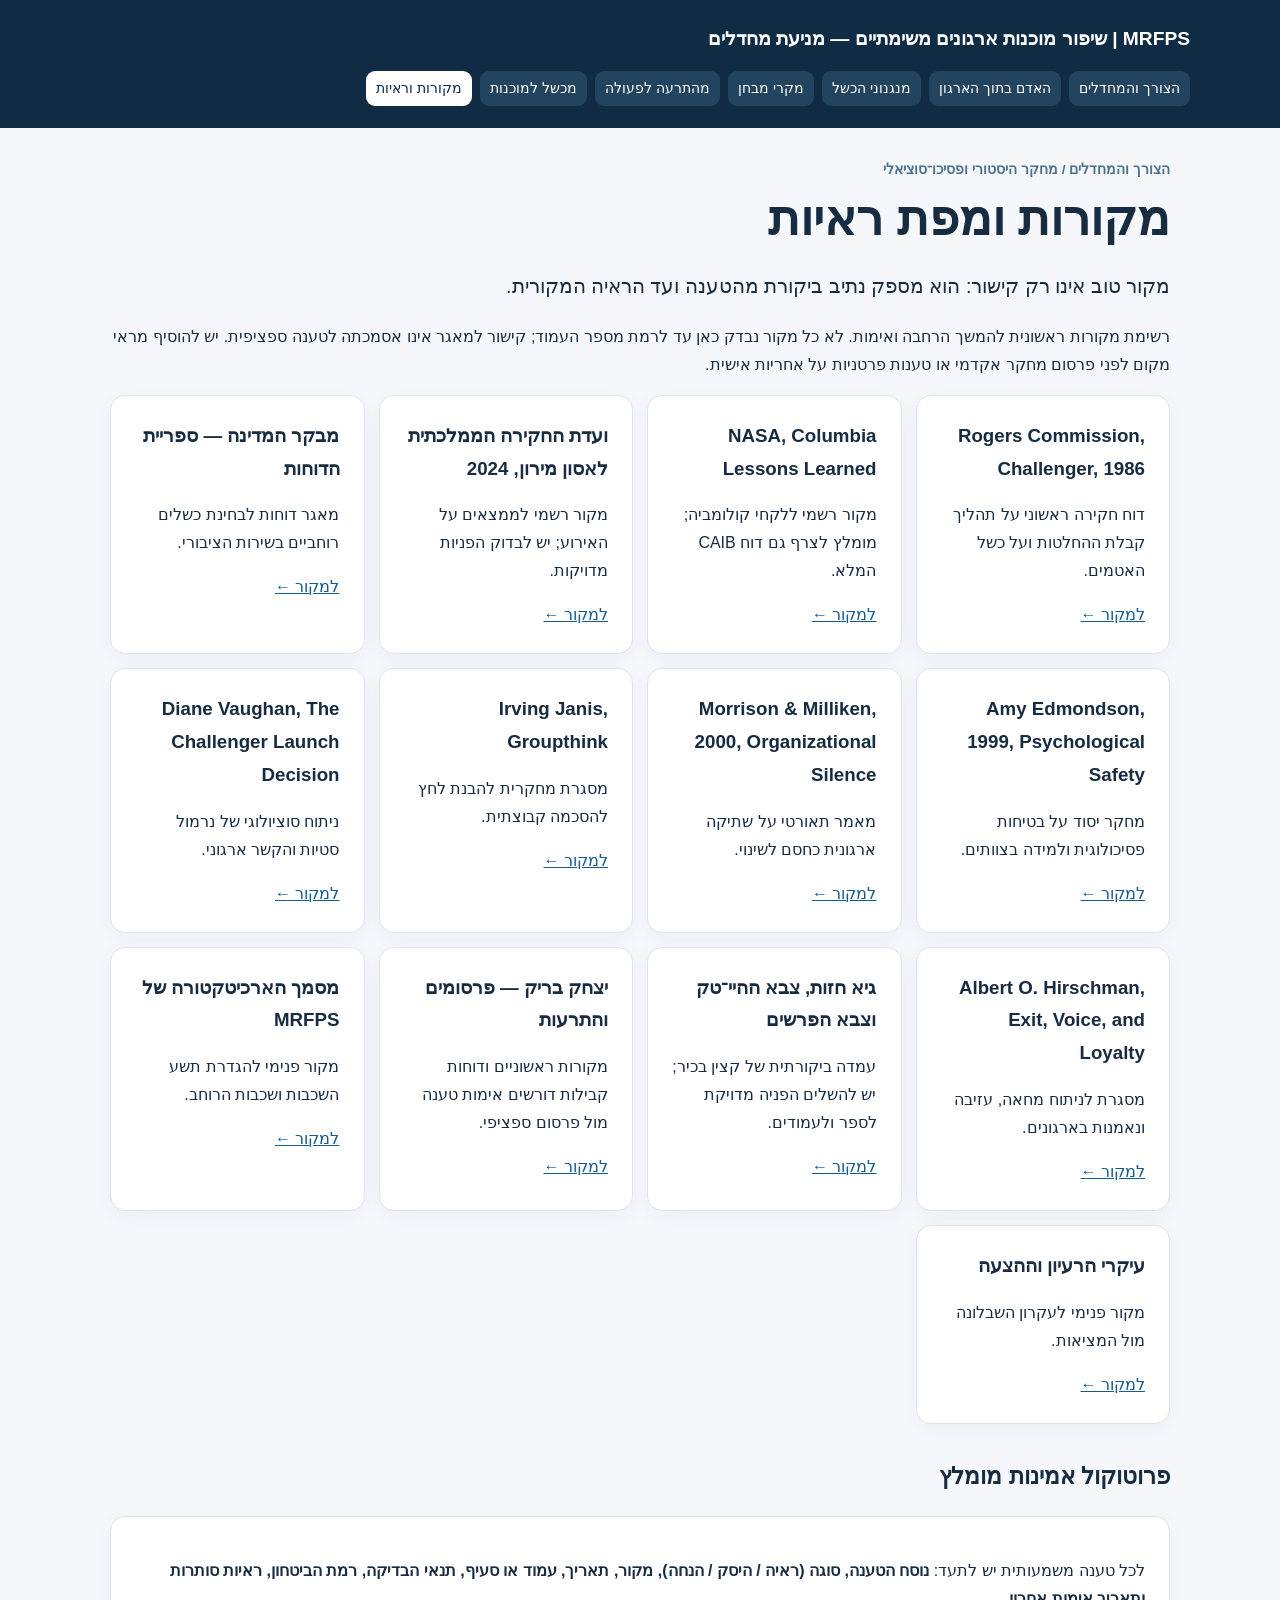
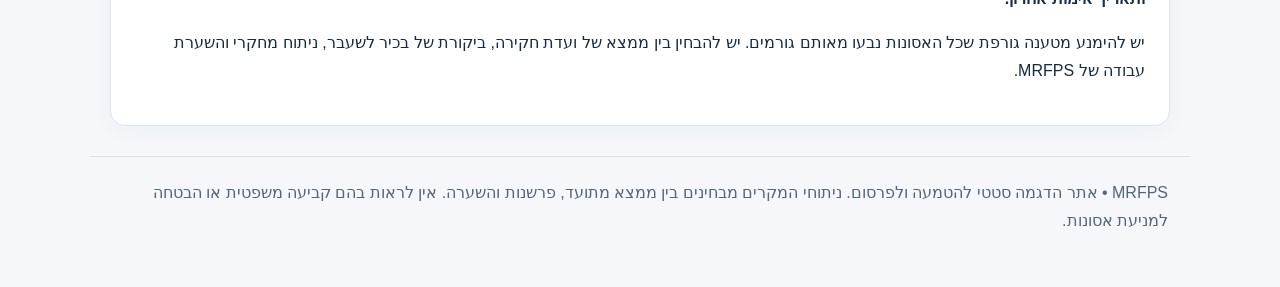
<file: sources.html>
<!doctype html><html lang="he" dir="rtl"><head><meta charset="utf-8"><meta name="viewport" content="width=device-width,initial-scale=1"><meta name="description" content="MRFPS: מחקר על מחדלים, תרבות ארגונית ומוכנות משימתית"><title>מקורות ומפת ראיות | MRFPS</title><link rel="stylesheet" href="style.css"><script src="app.js" defer></script></head><body><header><a class="brand" href="index.html">MRFPS | שיפור מוכנות ארגונים משימתיים — מניעת מחדלים</a><nav aria-label="ניווט באתר"><a class="" href="index.html">הצורך והמחדלים</a><a class="" href="human.html">האדם בתוך הארגון</a><a class="" href="mechanisms.html">מנגנוני הכשל</a><a class="" href="cases.html">מקרי מבחן</a><a class="" href="warnings.html">מהתרעה לפעולה</a><a class="" href="model.html">מכשל למוכנות</a><a class="active" href="sources.html">מקורות וראיות</a></nav></header><main><div class="eyebrow">הצורך והמחדלים / מחקר היסטורי ופסיכו־סוציאלי</div><h1>מקורות ומפת ראיות</h1><p class="lead">מקור טוב אינו רק קישור: הוא מספק נתיב ביקורת מהטענה ועד הראיה המקורית.</p><p>רשימת מקורות ראשונית להמשך הרחבה ואימות. לא כל מקור נבדק כאן עד לרמת מספר העמוד; קישור למאגר אינו אסמכתה לטענה ספציפית. יש להוסיף מראי מקום לפני פרסום מחקר אקדמי או טענות פרטניות על אחריות אישית.</p><div class="grid"><article class="tile"><h3>Rogers Commission, Challenger, 1986</h3><p>דוח חקירה ראשוני על תהליך קבלת ההחלטות ועל כשל האטמים.</p><a href="https://sma.nasa.gov/SignificantIncidents/assets/rogers_commission_report.pdf" target="_blank" rel="noopener noreferrer">למקור ←</a></article><article class="tile"><h3>NASA, Columbia Lessons Learned</h3><p>מקור רשמי ללקחי קולומביה; מומלץ לצרף גם דוח CAIB המלא.</p><a href="https://sma.nasa.gov/sma-disciplines/accllp/columbia" target="_blank" rel="noopener noreferrer">למקור ←</a></article><article class="tile"><h3>ועדת החקירה הממלכתית לאסון מירון, 2024</h3><p>מקור רשמי לממצאים על האירוע; יש לבדוק הפניות מדויקות.</p><a href="https://www.gov.il/he/departments/publications/reports/state-commission-of-inquiry-mount-meron_reports_06032024" target="_blank" rel="noopener noreferrer">למקור ←</a></article><article class="tile"><h3>מבקר המדינה — ספריית הדוחות</h3><p>מאגר דוחות לבחינת כשלים רוחביים בשירות הציבורי.</p><a href="https://library.mevaker.gov.il/" target="_blank" rel="noopener noreferrer">למקור ←</a></article><article class="tile"><h3>Amy Edmondson, 1999, Psychological Safety</h3><p>מחקר יסוד על בטיחות פסיכולוגית ולמידה בצוותים.</p><a href="https://doi.org/10.2307/2666999" target="_blank" rel="noopener noreferrer">למקור ←</a></article><article class="tile"><h3>Morrison &amp; Milliken, 2000, Organizational Silence</h3><p>מאמר תאורטי על שתיקה ארגונית כחסם לשינוי.</p><a href="https://doi.org/10.5465/amr.2000.3707697" target="_blank" rel="noopener noreferrer">למקור ←</a></article><article class="tile"><h3>Irving Janis, Groupthink</h3><p>מסגרת מחקרית להבנת לחץ להסכמה קבוצתית.</p><a href="https://books.google.com/books?q=Irving+Janis+Groupthink" target="_blank" rel="noopener noreferrer">למקור ←</a></article><article class="tile"><h3>Diane Vaughan, The Challenger Launch Decision</h3><p>ניתוח סוציולוגי של נרמול סטיות והקשר ארגוני.</p><a href="https://books.google.com/books?q=Diane+Vaughan+Challenger+Launch+Decision" target="_blank" rel="noopener noreferrer">למקור ←</a></article><article class="tile"><h3>Albert O. Hirschman, Exit, Voice, and Loyalty</h3><p>מסגרת לניתוח מחאה, עזיבה ונאמנות בארגונים.</p><a href="https://books.google.com/books?q=Hirschman+Exit+Voice+Loyalty" target="_blank" rel="noopener noreferrer">למקור ←</a></article><article class="tile"><h3>גיא חזות, צבא ההיי־טק וצבא הפרשים</h3><p>עמדה ביקורתית של קצין בכיר; יש להשלים הפניה מדויקת לספר ולעמודים.</p><a href="https://www.nli.org.il/" target="_blank" rel="noopener noreferrer">למקור ←</a></article><article class="tile"><h3>יצחק בריק — פרסומים והתרעות</h3><p>מקורות ראשוניים ודוחות קבילות דורשים אימות טענה מול פרסום ספציפי.</p><a href="https://www.google.com/search?q=%D7%99%D7%A6%D7%97%D7%A7+%D7%91%D7%A8%D7%99%D7%A7+%D7%9E%D7%95%D7%9B%D7%A0%D7%95%D7%AA+%D7%A6%D7%94%D7%9C" target="_blank" rel="noopener noreferrer">למקור ←</a></article><article class="tile"><h3>מסמך הארכיטקטורה של MRFPS</h3><p>מקור פנימי להגדרת תשע השכבות ושכבות הרוחב.</p><a href="https://docs.google.com/document/d/1eCftzr_XqXPoRBOw-N92Hyy9RPDfVYu8lCb_8b3PUfk/edit" target="_blank" rel="noopener noreferrer">למקור ←</a></article><article class="tile"><h3>עיקרי הרעיון וההצעה</h3><p>מקור פנימי לעקרון השבלונה מול המציאות.</p><a href="https://docs.google.com/document/d/1Odfqdwex7Fbz6a5fMoRqKL9abpif6Dqs6wwZGgio7Y8/edit" target="_blank" rel="noopener noreferrer">למקור ←</a></article></div><h2>פרוטוקול אמינות מומלץ</h2><div class="panel"><p>לכל טענה משמעותית יש לתעד: <strong>נוסח הטענה, סוגה (ראיה / היסק / הנחה), מקור, תאריך, עמוד או סעיף, תנאי הבדיקה, רמת הביטחון, ראיות סותרות ותאריך אימות אחרון.</strong></p><p>יש להימנע מטענה גורפת שכל האסונות נבעו מאותם גורמים. יש להבחין בין ממצא של ועדת חקירה, ביקורת של בכיר לשעבר, ניתוח מחקרי והשערת עבודה של MRFPS.</p></div></main><footer>MRFPS • אתר הדגמה סטטי להטמעה ולפרסום. ניתוחי המקרים מבחינים בין ממצא מתועד, פרשנות והשערה. אין לראות בהם קביעה משפטית או הבטחה למניעת אסונות.</footer></body></html>
</file>
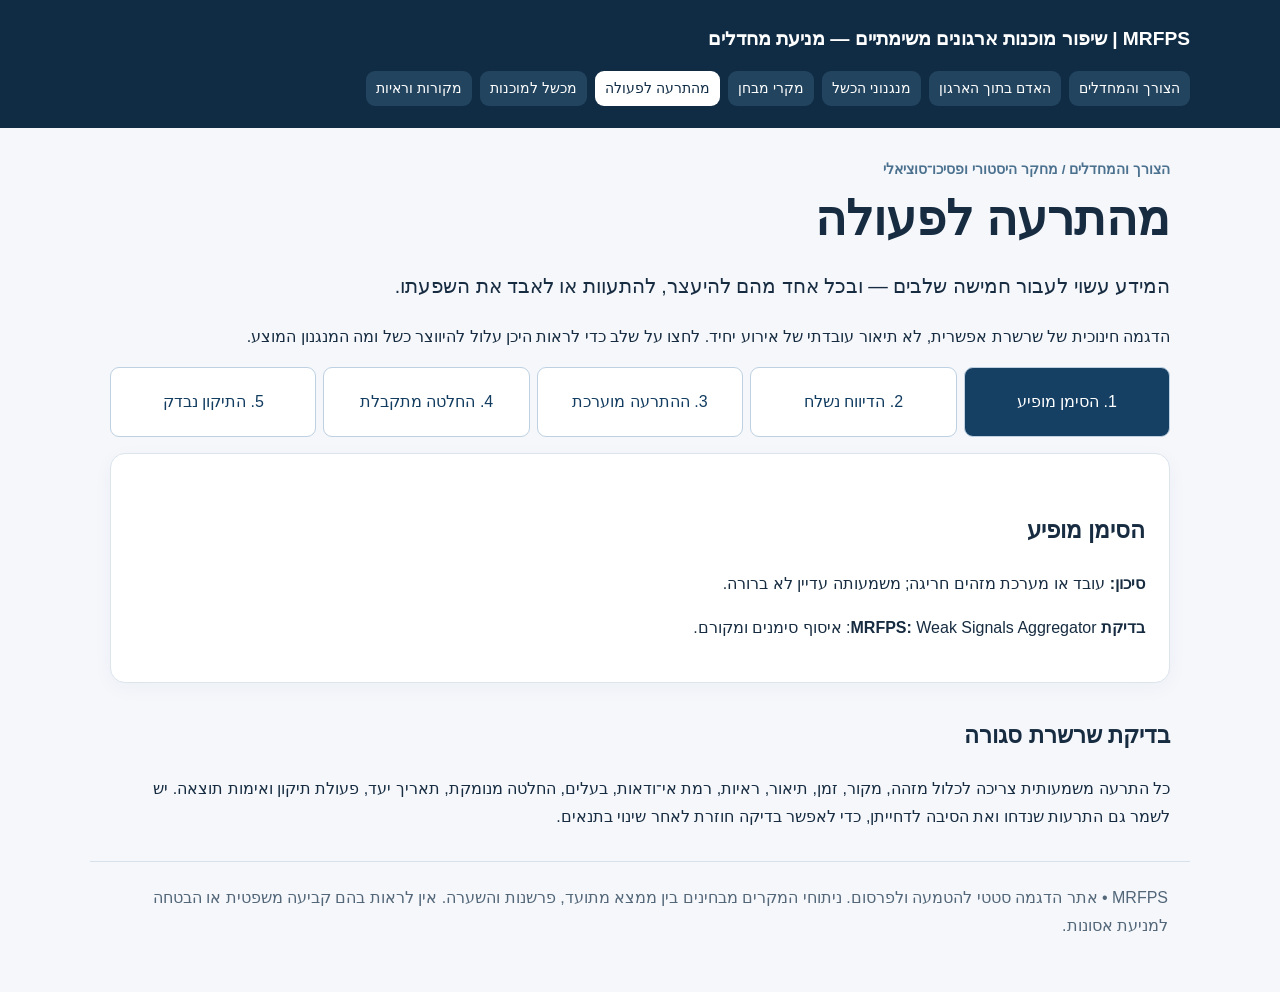
<file: warnings.html>
<!doctype html><html lang="he" dir="rtl"><head><meta charset="utf-8"><meta name="viewport" content="width=device-width,initial-scale=1"><meta name="description" content="MRFPS: מחקר על מחדלים, תרבות ארגונית ומוכנות משימתית"><title>מהתרעה לפעולה | MRFPS</title><link rel="stylesheet" href="style.css"><script src="app.js" defer></script></head><body><header><a class="brand" href="index.html">MRFPS | שיפור מוכנות ארגונים משימתיים — מניעת מחדלים</a><nav aria-label="ניווט באתר"><a class="" href="index.html">הצורך והמחדלים</a><a class="" href="human.html">האדם בתוך הארגון</a><a class="" href="mechanisms.html">מנגנוני הכשל</a><a class="" href="cases.html">מקרי מבחן</a><a class="active" href="warnings.html">מהתרעה לפעולה</a><a class="" href="model.html">מכשל למוכנות</a><a class="" href="sources.html">מקורות וראיות</a></nav></header><main><div class="eyebrow">הצורך והמחדלים / מחקר היסטורי ופסיכו־סוציאלי</div><h1>מהתרעה לפעולה</h1><p class="lead">המידע עשוי לעבור חמישה שלבים — ובכל אחד מהם להיעצר, להתעוות או לאבד את השפעתו.</p><p>הדגמה חינוכית של שרשרת אפשרית, לא תיאור עובדתי של אירוע יחיד. לחצו על שלב כדי לראות היכן עלול להיווצר כשל ומה המנגנון המוצע.</p><div class="steps"><button data-group="warning" onclick="activate('warning',0)">1. הסימן מופיע</button><button data-group="warning" onclick="activate('warning',1)">2. הדיווח נשלח</button><button data-group="warning" onclick="activate('warning',2)">3. ההתרעה מוערכת</button><button data-group="warning" onclick="activate('warning',3)">4. החלטה מתקבלת</button><button data-group="warning" onclick="activate('warning',4)">5. התיקון נבדק</button></div><section class="panel result" data-panel="warning"><h2>הסימן מופיע</h2><p><strong>סיכון:</strong> עובד או מערכת מזהים חריגה; משמעותה עדיין לא ברורה.</p><p><strong>בדיקת MRFPS:</strong> Weak Signals Aggregator: איסוף סימנים ומקורם.</p></section><section class="panel result" data-panel="warning"><h2>הדיווח נשלח</h2><p><strong>סיכון:</strong> העובד עלול לחשוש מדיווח או שהדיווח אינו מגיע ליעדו.</p><p><strong>בדיקת MRFPS:</strong> Human & Organizational Layer: ערוץ בטוח ומעקב מסירה.</p></section><section class="panel result" data-panel="warning"><h2>ההתרעה מוערכת</h2><p><strong>סיכון:</strong> הערכה מקובלת גוברת על ראיה סותרת.</p><p><strong>בדיקת MRFPS:</strong> AI Critical Colleague: אתגור הנחות ודרישה להסבר.</p></section><section class="panel result" data-panel="warning"><h2>החלטה מתקבלת</h2><p><strong>סיכון:</strong> אין בעלים, מועד או סמכות לפעולה.</p><p><strong>בדיקת MRFPS:</strong> Decision & Action: בעלות, תעדוף והסלמה.</p></section><section class="panel result" data-panel="warning"><h2>התיקון נבדק</h2><p><strong>סיכון:</strong> פעולה נסגרת מנהלית בלי אימות שינוי בפועל.</p><p><strong>בדיקת MRFPS:</strong> Verification & Learning: מבחן תוצאה, למידה ועדכון.</p></section><h2>בדיקת שרשרת סגורה</h2><p>כל התרעה משמעותית צריכה לכלול מזהה, מקור, זמן, תיאור, ראיות, רמת אי־ודאות, בעלים, החלטה מנומקת, תאריך יעד, פעולת תיקון ואימות תוצאה. יש לשמר גם התרעות שנדחו ואת הסיבה לדחייתן, כדי לאפשר בדיקה חוזרת לאחר שינוי בתנאים.</p></main><footer>MRFPS • אתר הדגמה סטטי להטמעה ולפרסום. ניתוחי המקרים מבחינים בין ממצא מתועד, פרשנות והשערה. אין לראות בהם קביעה משפטית או הבטחה למניעת אסונות.</footer></body></html>
</file>
<file: style.css>
*{box-sizing:border-box}body{margin:0;font-family:Arial,'Noto Sans Hebrew',sans-serif;background:#f5f7fb;color:#172c41;line-height:1.75}a{color:#155b92}header{background:#102c45;color:white;padding:22px max(22px,calc((100vw - 1100px)/2))}header a{color:#fff;text-decoration:none}.brand{font-size:1.2rem;font-weight:bold}nav{display:flex;gap:8px;flex-wrap:wrap;margin-top:15px}nav a{padding:5px 10px;border-radius:9px;background:#23445f;font-size:.89rem}nav a.active{background:#fff;color:#102c45}main{max-width:1100px;margin:30px auto;padding:0 20px}h1{font-size:clamp(1.9rem,4vw,3rem);line-height:1.25;margin:8px 0 20px}h2{margin-top:32px;font-size:1.45rem}h3{margin:0 0 8px}.eyebrow{color:#4b718f;font-weight:bold;font-size:.85rem}.lead{font-size:1.22rem;max-width:900px}.panel,.tile,.case{background:#fff;border:1px solid #dce4ec;border-radius:15px;padding:24px;margin:16px 0;box-shadow:0 5px 20px #153d600a}.grid{display:grid;grid-template-columns:repeat(auto-fit,minmax(240px,1fr));gap:14px}.grid .tile{margin:0}.tile h3 a{text-decoration:none}.muted,small{color:#526579}.callout{border-right:5px solid #1c669b;background:#eaf2f9;padding:18px;border-radius:9px;margin:20px 0}.warn{border-right-color:#b46b22;background:#fff6eb}button,.chip{border:1px solid #bdd1e2;background:white;border-radius:9px;padding:10px 13px;cursor:pointer;color:#123c60;font-size:1rem}button:hover,.chip:hover{background:#e8f1f8}button[aria-pressed=true]{background:#153f63;color:white}.toolbar{display:flex;flex-wrap:wrap;gap:8px;margin:16px 0}.result{min-height:120px}table{border-collapse:collapse;width:100%;background:white}td,th{border:1px solid #d8e1e9;padding:12px;text-align:right;vertical-align:top}th{background:#173c5b;color:white}.scroll{overflow-x:auto}.tag{font-size:.76rem;background:#e7f0f7;color:#154769;border-radius:7px;padding:3px 7px;display:inline-block;margin:3px}.steps{display:grid;grid-template-columns:repeat(auto-fit,minmax(140px,1fr));gap:7px}.steps button{min-height:70px}footer{max-width:1100px;margin:30px auto;padding:22px;border-top:1px solid #d7e1eb;color:#536779}blockquote{border-right:4px solid #94b3c9;margin:15px 0;padding:8px 18px;background:#f1f6fa}ul{padding-right:24px}li{margin-bottom:8px}:focus-visible{outline:3px solid #db923e;outline-offset:2px}@media(max-width:600px){.panel,.tile,.case{padding:17px}header{padding:18px}main{padding:0 12px}}
</file>
